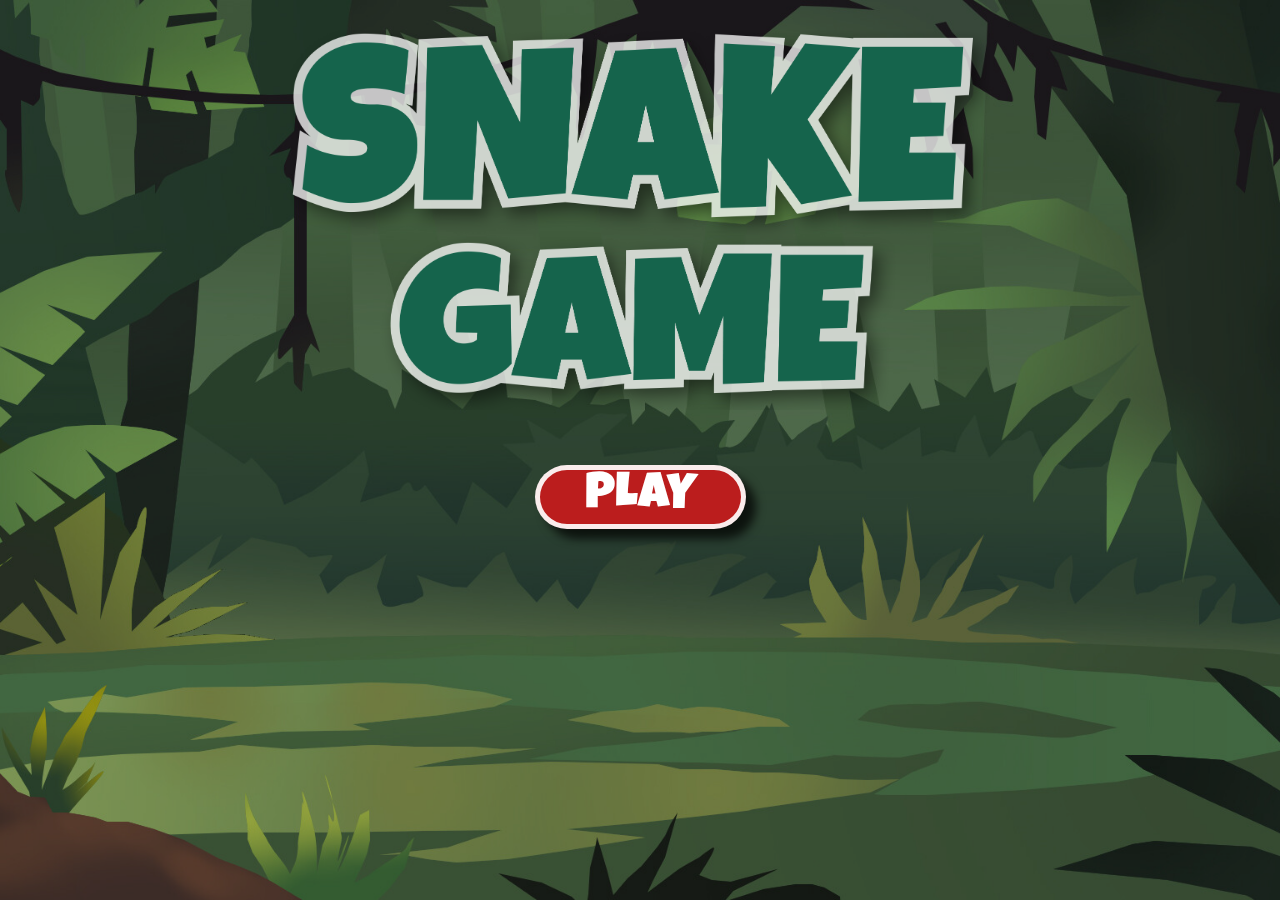
<file: index.html>
<!DOCTYPE html>
<html lang="pt-br">
<head>
    <meta charset="UTF-8">
    <meta name="viewport" content="width=device-width, initial-scale=1.0">
    <title>Projeto de Snake Game</title>
    <link rel="stylesheet" href="/css/style.css">
</head>
<body>
    <div class="wallpaper-snake">
        <div class="capa-snake">
            <div class="tema-snake"><img src="/icon/snake-game.png"></div>
            <a href="/templates/menu-1-snake.html" class="play-snake">Play</a>
        </div>
    </div>
</body>
</html>
</file>
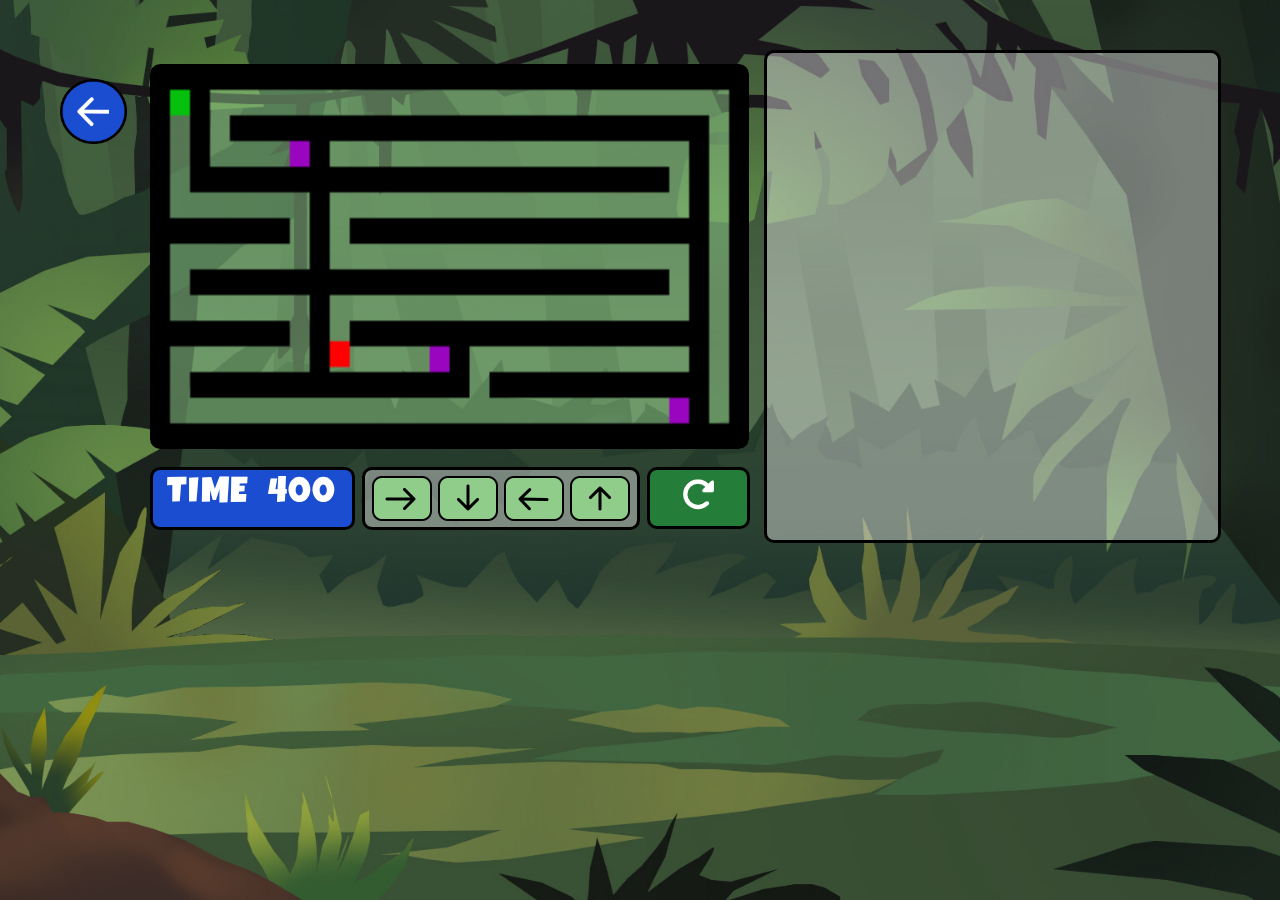
<file: templates/fase-1-snake.html>
<!DOCTYPE html>
<html lang="pt-br">
<head>
    <meta charset="UTF-8">
    <meta name="viewport" content="width=device-width, initial-scale=1.0">
    <title>Projeto de Snake Game</title>
    <link rel="stylesheet" href="/css/style.css">
    <link rel="stylesheet" href="https://cdnjs.cloudflare.com/ajax/libs/font-awesome/6.4.2/css/all.min.css"/>
</head>
<body>
    <div class="wallpaper-snake">
        <div class="fase-1-snake">
            <a href="#" onclick="greenModal()"></a>
            <a href="#" onclick="gameOverModal()"></a>
            <a href="menu-1-snake.html" class="back-snake"><img src="/icon/voltar.png"></a>
            
            <div class="grid-snake">
                <canvas class="verde-snake"></canvas>

                <div class="comando-1-snake">
                    <div class="timer" id="timer">Time<span id="countdown-display">400</span></div>
                    <div class="bloco-snake">
                        <div class="f-snake"><img src="/icon/fase-01.png" draggable="true" id="arrow-right" ondragstart="drag(event)"></div>
                        <div class="f-snake"><img src="/icon/fase-02.png" draggable="true" id="arrow-down" ondragstart="drag(event)"></div>
                        <div class="f-snake"><img src="/icon/fase-03.png" draggable="true" id="arrow-left" ondragstart="drag(event)"></div>
                        <div class="f-snake"><img src="/icon/fase-04.png" draggable="true" id="arrow-up" ondragstart="drag(event)"></div>
                    </div>
                    <button class="excluir-snake" id="excluir-snake" draggable="true"><i class="fa-solid fa-rotate-right"></i></i></button> 
                </div>

            </div>

            <div class="comando-2-snake">
                <div class="main-snake">
                    <div class="g-snake" ondrop="drop(event)" ondragover="allowDrop(event)"></div>
                    <div class="g-snake" ondrop="drop(event)" ondragover="allowDrop(event)"></div>
                    <div class="g-snake" ondrop="drop(event)" ondragover="allowDrop(event)"></div>
                    <div class="g-snake" ondrop="drop(event)" ondragover="allowDrop(event)"></div>
                    <div class="g-snake" ondrop="drop(event)" ondragover="allowDrop(event)"></div>
                    <div class="g-snake" ondrop="drop(event)" ondragover="allowDrop(event)"></div>
                    <div class="g-snake" ondrop="drop(event)" ondragover="allowDrop(event)"></div>
                    <div class="g-snake" ondrop="drop(event)" ondragover="allowDrop(event)"></div>
                    <div class="g-snake" ondrop="drop(event)" ondragover="allowDrop(event)"></div>
                    <div class="g-snake" ondrop="drop(event)" ondragover="allowDrop(event)"></div>
                    <div class="g-snake" ondrop="drop(event)" ondragover="allowDrop(event)"></div>
                    <div class="g-snake" ondrop="drop(event)" ondragover="allowDrop(event)"></div>
                    <div class="g-snake" ondrop="drop(event)" ondragover="allowDrop(event)"></div>
                    <div class="g-snake" ondrop="drop(event)" ondragover="allowDrop(event)"></div>
                    <div class="g-snake" ondrop="drop(event)" ondragover="allowDrop(event)"></div>
                    <div class="g-snake" ondrop="drop(event)" ondragover="allowDrop(event)"></div>
                    <div class="g-snake" ondrop="drop(event)" ondragover="allowDrop(event)"></div>
                    <div class="g-snake" ondrop="drop(event)" ondragover="allowDrop(event)"></div>
                    <div class="g-snake" ondrop="drop(event)" ondragover="allowDrop(event)"></div>
                    <div class="g-snake" ondrop="drop(event)" ondragover="allowDrop(event)"></div>
                    <div class="g-snake" ondrop="drop(event)" ondragover="allowDrop(event)"></div>
                    <div class="g-snake" ondrop="drop(event)" ondragover="allowDrop(event)"></div>
                    <div class="g-snake" ondrop="drop(event)" ondragover="allowDrop(event)"></div>
                    <div class="g-snake" ondrop="drop(event)" ondragover="allowDrop(event)"></div>
                    <div class="g-snake" ondrop="drop(event)" ondragover="allowDrop(event)"></div>
                    <div class="g-snake" ondrop="drop(event)" ondragover="allowDrop(event)"></div>
                    <div class="g-snake" ondrop="drop(event)" ondragover="allowDrop(event)"></div>
                    <div class="g-snake" ondrop="drop(event)" ondragover="allowDrop(event)"></div>
                    <div class="g-snake" ondrop="drop(event)" ondragover="allowDrop(event)"></div>
                    <div class="g-snake" ondrop="drop(event)" ondragover="allowDrop(event)"></div>
                    <div class="g-snake" ondrop="drop(event)" ondragover="allowDrop(event)"></div>
                    <div class="g-snake" ondrop="drop(event)" ondragover="allowDrop(event)"></div>
                    <div class="g-snake" ondrop="drop(event)" ondragover="allowDrop(event)"></div>
                    <div class="g-snake" ondrop="drop(event)" ondragover="allowDrop(event)"></div>
                    <div class="g-snake" ondrop="drop(event)" ondragover="allowDrop(event)"></div>
                    <div class="g-snake" ondrop="drop(event)" ondragover="allowDrop(event)"></div>
                    <div class="g-snake" ondrop="drop(event)" ondragover="allowDrop(event)"></div>
                    <div class="g-snake" ondrop="drop(event)" ondragover="allowDrop(event)"></div>
                    <div class="g-snake" ondrop="drop(event)" ondragover="allowDrop(event)"></div>
                    <div class="g-snake" ondrop="drop(event)" ondragover="allowDrop(event)"></div>
                    <div class="g-snake" ondrop="drop(event)" ondragover="allowDrop(event)"></div>
                    <div class="g-snake" ondrop="drop(event)" ondragover="allowDrop(event)"></div>
                    <div class="g-snake" ondrop="drop(event)" ondragover="allowDrop(event)"></div>
                    <div class="g-snake" ondrop="drop(event)" ondragover="allowDrop(event)"></div>
                    <div class="g-snake" ondrop="drop(event)" ondragover="allowDrop(event)"></div>
                    <div class="g-snake" ondrop="drop(event)" ondragover="allowDrop(event)"></div>
                    <div class="g-snake" ondrop="drop(event)" ondragover="allowDrop(event)"></div>
                    <div class="g-snake" ondrop="drop(event)" ondragover="allowDrop(event)"></div>
                    <div class="g-snake" ondrop="drop(event)" ondragover="allowDrop(event)"></div>
                    <div class="g-snake" ondrop="drop(event)" ondragover="allowDrop(event)"></div>
                    <div class="g-snake" ondrop="drop(event)" ondragover="allowDrop(event)"></div>
                    <div class="g-snake" ondrop="drop(event)" ondragover="allowDrop(event)"></div>
                    <div class="g-snake" ondrop="drop(event)" ondragover="allowDrop(event)"></div>
                    <div class="g-snake" ondrop="drop(event)" ondragover="allowDrop(event)"></div>
                    <div class="g-snake" ondrop="drop(event)" ondragover="allowDrop(event)"></div>
                    <div class="g-snake" ondrop="drop(event)" ondragover="allowDrop(event)"></div>
                    <div class="g-snake" ondrop="drop(event)" ondragover="allowDrop(event)"></div>
                    <div class="g-snake" ondrop="drop(event)" ondragover="allowDrop(event)"></div>
                    <div class="g-snake" ondrop="drop(event)" ondragover="allowDrop(event)"></div>
                    <div class="g-snake" ondrop="drop(event)" ondragover="allowDrop(event)"></div>
                    <div class="g-snake" ondrop="drop(event)" ondragover="allowDrop(event)"></div>
                    <div class="g-snake" ondrop="drop(event)" ondragover="allowDrop(event)"></div>
                    <div class="g-snake" ondrop="drop(event)" ondragover="allowDrop(event)"></div>
                </div>
            </div>

        </div>
       
        <!-- Sessão Janela de Verde -->
        <div class="janela-snake" id="janela-snake">
            <div class="modal-green-snake">
                <div class="p-snake"><img src="/icon/parabens.png"></div>
                <div class="s-snake"><img src="/icon/score-3.png"></div>
                <div class="opcao-snake">
                    <a href="fase-1-snake.html" class="fechar-green-snake">Jogar Novamente</a>
                    <a href="menu-2-snake.html" class="parabens-snake">Próxima</a>
                </div>
            </div>
        </div>

        <!-- Sessão Game Over -->
        <div class="over-snake" id="over-snake">
            <div class="modal-game-over">
                <div class="texto-over"><img src="/icon/game-over.png"></div>
                <div class="opcao-snake">
                    <a href="fase-1-snake.html" class="tentar-novamente-snake">Tentar Novamente</a>
                </div>
            </div>
        </div>

    </div>
    <script src="/js/fase-1-snake.js"></script>
</body>
</html>
</file>
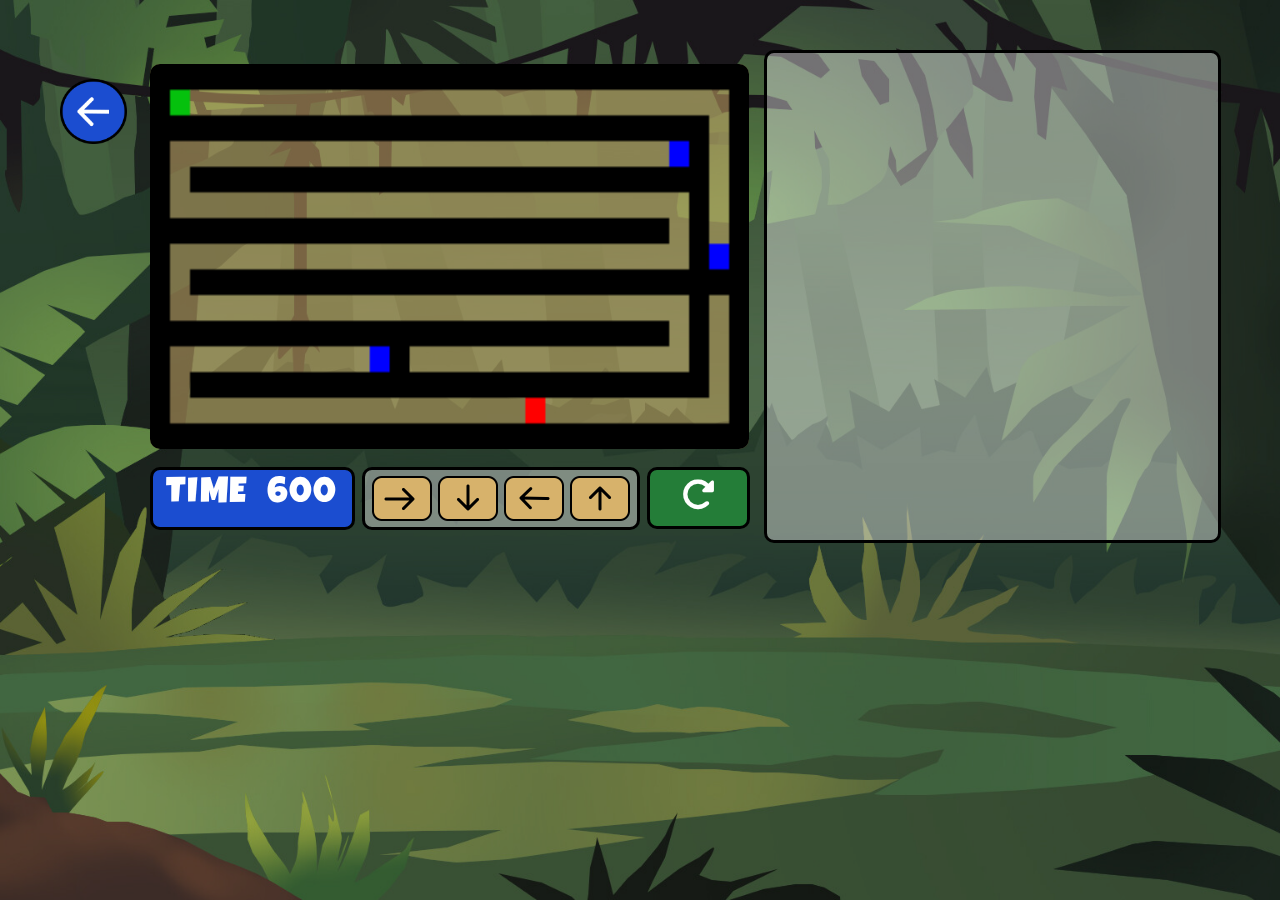
<file: templates/fase-2-snake.html>
<!DOCTYPE html>
<html lang="pt-br">
<head>
    <meta charset="UTF-8">
    <meta name="viewport" content="width=device-width, initial-scale=1.0">
    <title>Projeto de Snake Game</title>
    <link rel="stylesheet" href="/css/style.css">
    <link rel="stylesheet" href="https://cdnjs.cloudflare.com/ajax/libs/font-awesome/6.4.2/css/all.min.css"/>
</head>
<body>
    <div class="wallpaper-snake">
        <div class="fase-2-snake">
            <a href="#" onclick="laranjoModal()"></a>
            <a href="#" onclick="gameOverModal()"></a>
            <a href="menu-2-snake.html" class="back-snake"><img src="/icon/voltar.png"></a>
            
            <div class="grid-snake">
                <canvas class="laranjo-snake"></canvas>

                <div class="comando-1-snake">
                    <div class="timer" id="timer">Time<span id="countdown-display">600</span></div>
                    <div class="bloco-snake">
                        <div class="f-snake"><img src="/icon/fase-05.png" draggable="true" id="arrow-right" ondragstart="drag(event)"></div>
                        <div class="f-snake"><img src="/icon/fase-06.png" draggable="true" id="arrow-down" ondragstart="drag(event)"></div>
                        <div class="f-snake"><img src="/icon/fase-07.png" draggable="true" id="arrow-left" ondragstart="drag(event)"></div>
                        <div class="f-snake"><img src="/icon/fase-08.png" draggable="true" id="arrow-up" ondragstart="drag(event)"></div>
                    </div>
                    <button class="excluir-snake" id="excluir-snake" draggable="true"><i class="fa-solid fa-rotate-right"></i></button> 
                </div>

            </div>

            <div class="comando-2-snake">
                <div class="main-snake">
                    <div class="g-snake" ondrop="drop(event)" ondragover="allowDrop(event)"></div>
                    <div class="g-snake" ondrop="drop(event)" ondragover="allowDrop(event)"></div>
                    <div class="g-snake" ondrop="drop(event)" ondragover="allowDrop(event)"></div>
                    <div class="g-snake" ondrop="drop(event)" ondragover="allowDrop(event)"></div>
                    <div class="g-snake" ondrop="drop(event)" ondragover="allowDrop(event)"></div>
                    <div class="g-snake" ondrop="drop(event)" ondragover="allowDrop(event)"></div>
                    <div class="g-snake" ondrop="drop(event)" ondragover="allowDrop(event)"></div>
                    <div class="g-snake" ondrop="drop(event)" ondragover="allowDrop(event)"></div>
                    <div class="g-snake" ondrop="drop(event)" ondragover="allowDrop(event)"></div>
                    <div class="g-snake" ondrop="drop(event)" ondragover="allowDrop(event)"></div>
                    <div class="g-snake" ondrop="drop(event)" ondragover="allowDrop(event)"></div>
                    <div class="g-snake" ondrop="drop(event)" ondragover="allowDrop(event)"></div>
                    <div class="g-snake" ondrop="drop(event)" ondragover="allowDrop(event)"></div>
                    <div class="g-snake" ondrop="drop(event)" ondragover="allowDrop(event)"></div>
                    <div class="g-snake" ondrop="drop(event)" ondragover="allowDrop(event)"></div>
                    <div class="g-snake" ondrop="drop(event)" ondragover="allowDrop(event)"></div>
                    <div class="g-snake" ondrop="drop(event)" ondragover="allowDrop(event)"></div>
                    <div class="g-snake" ondrop="drop(event)" ondragover="allowDrop(event)"></div>
                    <div class="g-snake" ondrop="drop(event)" ondragover="allowDrop(event)"></div>
                    <div class="g-snake" ondrop="drop(event)" ondragover="allowDrop(event)"></div>
                    <div class="g-snake" ondrop="drop(event)" ondragover="allowDrop(event)"></div>
                    <div class="g-snake" ondrop="drop(event)" ondragover="allowDrop(event)"></div>
                    <div class="g-snake" ondrop="drop(event)" ondragover="allowDrop(event)"></div>
                    <div class="g-snake" ondrop="drop(event)" ondragover="allowDrop(event)"></div>
                    <div class="g-snake" ondrop="drop(event)" ondragover="allowDrop(event)"></div>
                    <div class="g-snake" ondrop="drop(event)" ondragover="allowDrop(event)"></div>
                    <div class="g-snake" ondrop="drop(event)" ondragover="allowDrop(event)"></div>
                    <div class="g-snake" ondrop="drop(event)" ondragover="allowDrop(event)"></div>
                    <div class="g-snake" ondrop="drop(event)" ondragover="allowDrop(event)"></div>
                    <div class="g-snake" ondrop="drop(event)" ondragover="allowDrop(event)"></div>
                    <div class="g-snake" ondrop="drop(event)" ondragover="allowDrop(event)"></div>
                    <div class="g-snake" ondrop="drop(event)" ondragover="allowDrop(event)"></div>
                    <div class="g-snake" ondrop="drop(event)" ondragover="allowDrop(event)"></div>
                    <div class="g-snake" ondrop="drop(event)" ondragover="allowDrop(event)"></div>
                    <div class="g-snake" ondrop="drop(event)" ondragover="allowDrop(event)"></div>
                    <div class="g-snake" ondrop="drop(event)" ondragover="allowDrop(event)"></div>
                    <div class="g-snake" ondrop="drop(event)" ondragover="allowDrop(event)"></div>
                    <div class="g-snake" ondrop="drop(event)" ondragover="allowDrop(event)"></div>
                    <div class="g-snake" ondrop="drop(event)" ondragover="allowDrop(event)"></div>
                    <div class="g-snake" ondrop="drop(event)" ondragover="allowDrop(event)"></div>
                    <div class="g-snake" ondrop="drop(event)" ondragover="allowDrop(event)"></div>
                    <div class="g-snake" ondrop="drop(event)" ondragover="allowDrop(event)"></div>
                    <div class="g-snake" ondrop="drop(event)" ondragover="allowDrop(event)"></div>
                    <div class="g-snake" ondrop="drop(event)" ondragover="allowDrop(event)"></div>
                    <div class="g-snake" ondrop="drop(event)" ondragover="allowDrop(event)"></div>
                    <div class="g-snake" ondrop="drop(event)" ondragover="allowDrop(event)"></div>
                    <div class="g-snake" ondrop="drop(event)" ondragover="allowDrop(event)"></div>
                    <div class="g-snake" ondrop="drop(event)" ondragover="allowDrop(event)"></div>
                    <div class="g-snake" ondrop="drop(event)" ondragover="allowDrop(event)"></div>
                    <div class="g-snake" ondrop="drop(event)" ondragover="allowDrop(event)"></div>
                    <div class="g-snake" ondrop="drop(event)" ondragover="allowDrop(event)"></div>
                    <div class="g-snake" ondrop="drop(event)" ondragover="allowDrop(event)"></div>
                    <div class="g-snake" ondrop="drop(event)" ondragover="allowDrop(event)"></div>
                    <div class="g-snake" ondrop="drop(event)" ondragover="allowDrop(event)"></div>
                    <div class="g-snake" ondrop="drop(event)" ondragover="allowDrop(event)"></div>
                    <div class="g-snake" ondrop="drop(event)" ondragover="allowDrop(event)"></div>
                    <div class="g-snake" ondrop="drop(event)" ondragover="allowDrop(event)"></div>
                    <div class="g-snake" ondrop="drop(event)" ondragover="allowDrop(event)"></div>
                    <div class="g-snake" ondrop="drop(event)" ondragover="allowDrop(event)"></div>
                    <div class="g-snake" ondrop="drop(event)" ondragover="allowDrop(event)"></div>
                    <div class="g-snake" ondrop="drop(event)" ondragover="allowDrop(event)"></div>
                    <div class="g-snake" ondrop="drop(event)" ondragover="allowDrop(event)"></div>
                    <div class="g-snake" ondrop="drop(event)" ondragover="allowDrop(event)"></div>
                </div>
            </div> 
            
        </div>

        <!-- Sessão Janela de Laranjo -->
        <div class="janela-snake" id="janela-snake">
            <div class="modal-green-snake">
                <div class="p-snake"><img src="/icon/parabens.png"></div>
                <div class="s-snake"><img src="/icon/score-5.png"></div>
                <div class="opcao-snake">
                    <a href="fase-2-snake.html" class="fechar-green-snake">Jogar Novamente</a>
                    <a href="menu-3-snake.html" class="parabens-snake">Próxima</a>
                </div>
            </div>
        </div>

        <!-- Sessão Game Over -->
        <div class="over-snake" id="over-snake">
            <div class="modal-game-over">
                <div class="texto-over"><img src="/icon/game-over.png"></div>
                <div class="opcao-snake">
                    <a href="fase-2-snake.html" class="tentar-novamente-snake">Tentar Novamente</a>
                </div>
            </div>
        </div>

    </div>
    <script src="/js/fase-2-snake.js"></script>
</body>
</html>
</file>
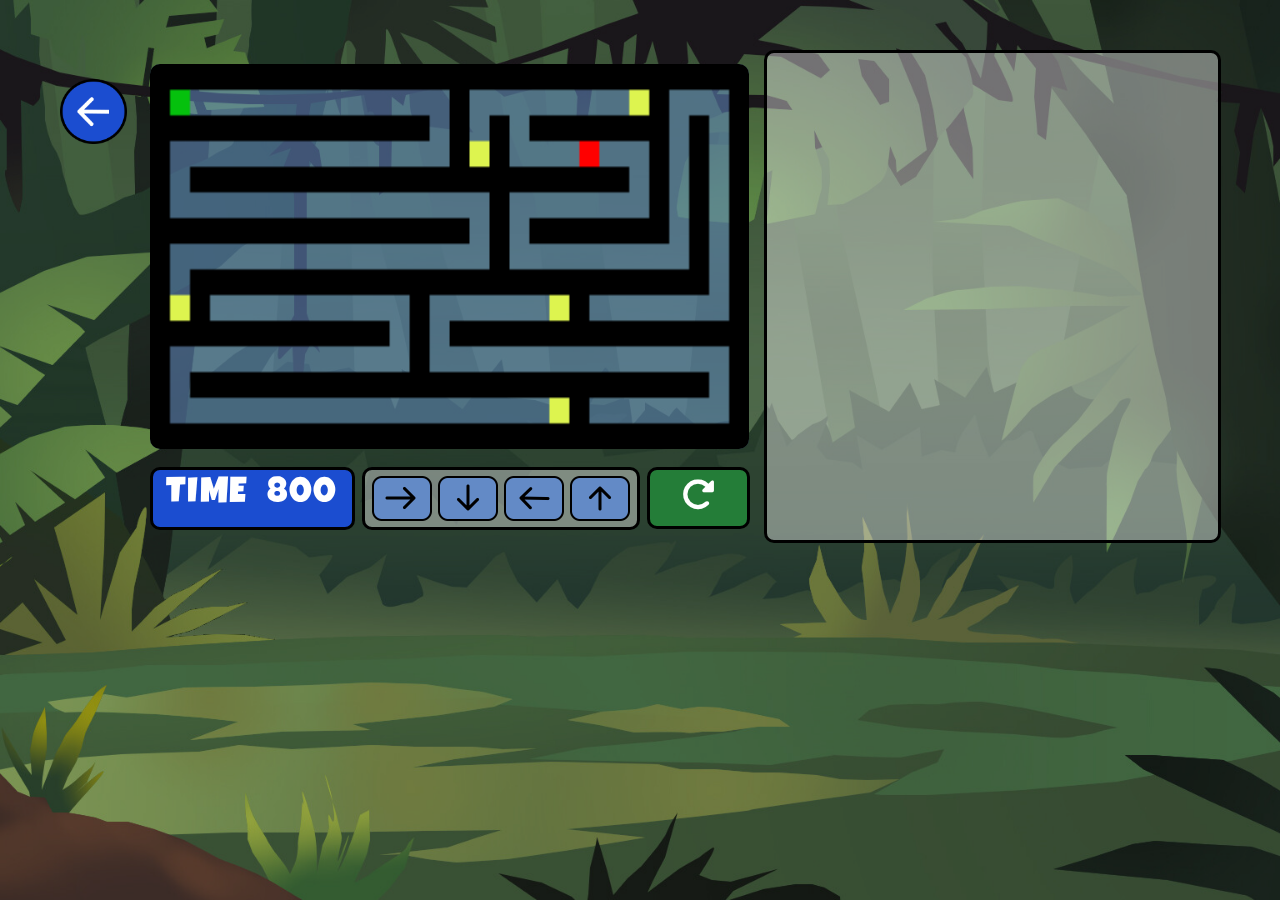
<file: templates/fase-3-snake.html>
<!DOCTYPE html>
<html lang="pt-br">
<head>
    <meta charset="UTF-8">
    <meta name="viewport" content="width=device-width, initial-scale=1.0">
    <title>Projeto de Snake Game</title>
    <link rel="stylesheet" href="/css/style.css">
    <link rel="stylesheet" href="https://cdnjs.cloudflare.com/ajax/libs/font-awesome/6.4.2/css/all.min.css"/>
</head>
<body>
    <div class="wallpaper-snake">
        <div class="fase-3-snake">
            <a href="#" onclick="blueModal()"></a>
            <a href="#" onclick="gameOverModal()"></a>
            <a href="menu-3-snake.html" class="back-snake"><img src="/icon/voltar.png"></a>
            
            <div class="grid-snake">
                <canvas class="azul-snake"></canvas>

                <div class="comando-1-snake">
                    <div class="timer" id="timer">Time<span id="countdown-display">800</span></div>
                    <div class="bloco-snake">
                        <div class="f-snake"><img src="/icon/fase-09.png" draggable="true" id="arrow-right" ondragstart="drag(event)"></div>
                        <div class="f-snake"><img src="/icon/fase-10.png" draggable="true" id="arrow-down" ondragstart="drag(event)"></div>
                        <div class="f-snake"><img src="/icon/fase-11.png" draggable="true" id="arrow-left" ondragstart="drag(event)"></div>
                        <div class="f-snake"><img src="/icon/fase-12.png" draggable="true" id="arrow-up" ondragstart="drag(event)"></div>
                    </div>
                    <button class="excluir-snake" id="excluir-snake" draggable="true"><i class="fa-solid fa-rotate-right"></i></button> 
                </div>

            </div>

            <div class="comando-2-snake">
                <div class="main-snake">
                    <div class="g-snake" ondrop="drop(event)" ondragover="allowDrop(event)"></div>
                    <div class="g-snake" ondrop="drop(event)" ondragover="allowDrop(event)"></div>
                    <div class="g-snake" ondrop="drop(event)" ondragover="allowDrop(event)"></div>
                    <div class="g-snake" ondrop="drop(event)" ondragover="allowDrop(event)"></div>
                    <div class="g-snake" ondrop="drop(event)" ondragover="allowDrop(event)"></div>
                    <div class="g-snake" ondrop="drop(event)" ondragover="allowDrop(event)"></div>
                    <div class="g-snake" ondrop="drop(event)" ondragover="allowDrop(event)"></div>
                    <div class="g-snake" ondrop="drop(event)" ondragover="allowDrop(event)"></div>
                    <div class="g-snake" ondrop="drop(event)" ondragover="allowDrop(event)"></div>
                    <div class="g-snake" ondrop="drop(event)" ondragover="allowDrop(event)"></div>
                    <div class="g-snake" ondrop="drop(event)" ondragover="allowDrop(event)"></div>
                    <div class="g-snake" ondrop="drop(event)" ondragover="allowDrop(event)"></div>
                    <div class="g-snake" ondrop="drop(event)" ondragover="allowDrop(event)"></div>
                    <div class="g-snake" ondrop="drop(event)" ondragover="allowDrop(event)"></div>
                    <div class="g-snake" ondrop="drop(event)" ondragover="allowDrop(event)"></div>
                    <div class="g-snake" ondrop="drop(event)" ondragover="allowDrop(event)"></div>
                    <div class="g-snake" ondrop="drop(event)" ondragover="allowDrop(event)"></div>
                    <div class="g-snake" ondrop="drop(event)" ondragover="allowDrop(event)"></div>
                    <div class="g-snake" ondrop="drop(event)" ondragover="allowDrop(event)"></div>
                    <div class="g-snake" ondrop="drop(event)" ondragover="allowDrop(event)"></div>
                    <div class="g-snake" ondrop="drop(event)" ondragover="allowDrop(event)"></div>
                    <div class="g-snake" ondrop="drop(event)" ondragover="allowDrop(event)"></div>
                    <div class="g-snake" ondrop="drop(event)" ondragover="allowDrop(event)"></div>
                    <div class="g-snake" ondrop="drop(event)" ondragover="allowDrop(event)"></div>
                    <div class="g-snake" ondrop="drop(event)" ondragover="allowDrop(event)"></div>
                    <div class="g-snake" ondrop="drop(event)" ondragover="allowDrop(event)"></div>
                    <div class="g-snake" ondrop="drop(event)" ondragover="allowDrop(event)"></div>
                    <div class="g-snake" ondrop="drop(event)" ondragover="allowDrop(event)"></div>
                    <div class="g-snake" ondrop="drop(event)" ondragover="allowDrop(event)"></div>
                    <div class="g-snake" ondrop="drop(event)" ondragover="allowDrop(event)"></div>
                    <div class="g-snake" ondrop="drop(event)" ondragover="allowDrop(event)"></div>
                    <div class="g-snake" ondrop="drop(event)" ondragover="allowDrop(event)"></div>
                    <div class="g-snake" ondrop="drop(event)" ondragover="allowDrop(event)"></div>
                    <div class="g-snake" ondrop="drop(event)" ondragover="allowDrop(event)"></div>
                    <div class="g-snake" ondrop="drop(event)" ondragover="allowDrop(event)"></div>
                    <div class="g-snake" ondrop="drop(event)" ondragover="allowDrop(event)"></div>
                    <div class="g-snake" ondrop="drop(event)" ondragover="allowDrop(event)"></div>
                    <div class="g-snake" ondrop="drop(event)" ondragover="allowDrop(event)"></div>
                    <div class="g-snake" ondrop="drop(event)" ondragover="allowDrop(event)"></div>
                    <div class="g-snake" ondrop="drop(event)" ondragover="allowDrop(event)"></div>
                    <div class="g-snake" ondrop="drop(event)" ondragover="allowDrop(event)"></div>
                    <div class="g-snake" ondrop="drop(event)" ondragover="allowDrop(event)"></div>
                    <div class="g-snake" ondrop="drop(event)" ondragover="allowDrop(event)"></div>
                    <div class="g-snake" ondrop="drop(event)" ondragover="allowDrop(event)"></div>
                    <div class="g-snake" ondrop="drop(event)" ondragover="allowDrop(event)"></div>
                    <div class="g-snake" ondrop="drop(event)" ondragover="allowDrop(event)"></div>
                    <div class="g-snake" ondrop="drop(event)" ondragover="allowDrop(event)"></div>
                    <div class="g-snake" ondrop="drop(event)" ondragover="allowDrop(event)"></div>
                    <div class="g-snake" ondrop="drop(event)" ondragover="allowDrop(event)"></div>
                    <div class="g-snake" ondrop="drop(event)" ondragover="allowDrop(event)"></div>
                    <div class="g-snake" ondrop="drop(event)" ondragover="allowDrop(event)"></div>
                    <div class="g-snake" ondrop="drop(event)" ondragover="allowDrop(event)"></div>
                    <div class="g-snake" ondrop="drop(event)" ondragover="allowDrop(event)"></div>
                    <div class="g-snake" ondrop="drop(event)" ondragover="allowDrop(event)"></div>
                    <div class="g-snake" ondrop="drop(event)" ondragover="allowDrop(event)"></div>
                    <div class="g-snake" ondrop="drop(event)" ondragover="allowDrop(event)"></div>
                    <div class="g-snake" ondrop="drop(event)" ondragover="allowDrop(event)"></div>
                    <div class="g-snake" ondrop="drop(event)" ondragover="allowDrop(event)"></div>
                    <div class="g-snake" ondrop="drop(event)" ondragover="allowDrop(event)"></div>
                    <div class="g-snake" ondrop="drop(event)" ondragover="allowDrop(event)"></div>
                    <div class="g-snake" ondrop="drop(event)" ondragover="allowDrop(event)"></div>
                    <div class="g-snake" ondrop="drop(event)" ondragover="allowDrop(event)"></div>
                    <div class="g-snake" ondrop="drop(event)" ondragover="allowDrop(event)"></div>
                </div>
            </div>
            
        </div>

        <!-- Sessão Janela de Azul -->
        <div class="janela-snake" id="janela-snake">
            <div class="modal-green-snake">
                <div class="p-snake"><img src="/icon/parabens.png"></div>
                <div class="s-snake"><img src="/icon/score-7.png"></div>
                <div class="opcao-snake">
                    <a href="fase-3-snake.html" class="fechar-green-snake">Jogar Novamente</a>
                    <a href="menu-3-snake.html" class="parabens-snake">Fim</a>
                </div>
            </div>
        </div>

        <!-- Sessão Game Over -->
        <div class="over-snake" id="over-snake">
            <div class="modal-game-over">
                <div class="texto-over"><img src="/icon/game-over.png"></div>
                <div class="opcao-snake">
                    <a href="fase-3-snake.html" class="tentar-novamente-snake">Tentar Novamente</a>
                </div>
            </div>
        </div>

    </div>
    <script src="/js/fase-3-snake.js"></script>
</body>
</html>
</file>
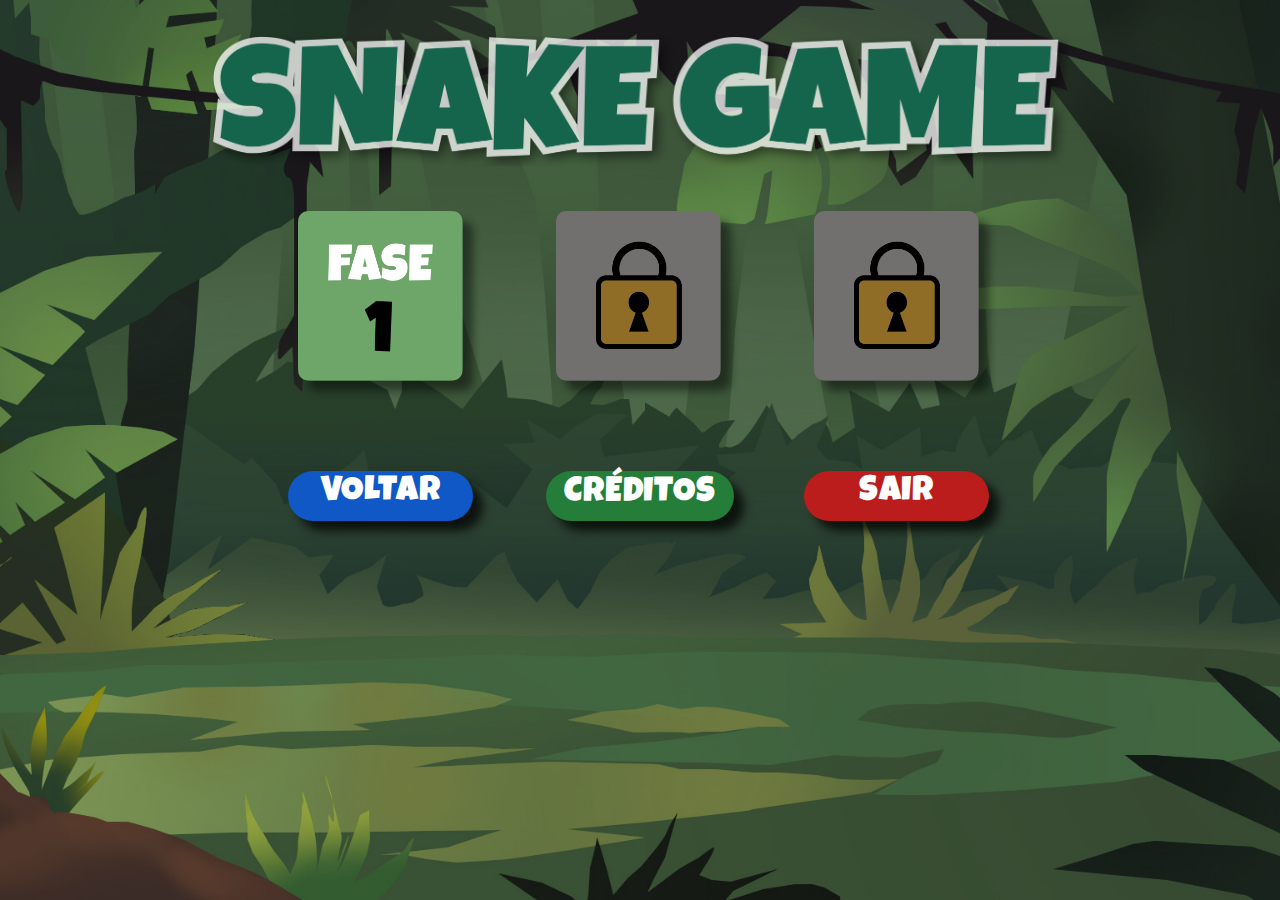
<file: templates/menu-1-snake.html>
<!DOCTYPE html>
<html lang="pt-br">
<head>
    <meta charset="UTF-8">
    <meta name="viewport" content="width=device-width, initial-scale=1.0">
    <title>Projeto de Snake Game</title>
    <link rel="stylesheet" href="/css/style.css">
</head>
<body>
    <div class="wallpaper-snake">
        <div class="menu-fase-1-snake">
            <div class="menus-snake"><img src="/icon/menu-snake-game.png"></div>
            <div class="fases-snake">
                <a href="fase-1-snake.html" class="fase-snake"><img src="/icon/fase-1.png"></a>
                <a href="#" class="fase-snake"><img src="/icon/bloqueio.png"></a>
                <a href="#" class="fase-snake"><img src="/icon/bloqueio.png"></a>
                <a href="/index.html" class="voltar-snake">Voltar</a>
                <a href="#" class="creditos-snake" onclick="abrirModal()">Créditos</a>
                <a href="#" class="sair-snake" onclick="sairModal()">Sair</a>
            </div>
        </div>

        <!-- Sessão Janela de Créditos -->
        <div class="janela-snake" id="janela-snake">
            <div class="modal-snake">
                <button class="fechar-snake" id="fechar-snake">X</button>
                <h1 class="titulo-snake">Créditos</h1>
                <p class="texto-snake">UNIVERSIDADE FEDERAL RURAL DE PERNAMBUCO</p>
                <p class="texto-snake">UNIDADE ACADÊMICA DE SERRA TALHADA</p>
                <p class="texto-snake">BACHARELADO EM SISTEMAS DE INFORMAÇÃO</p>
                <p class="texto-snake">DISCIPLINA: INTERFACES HOMEM-MÁQUINA</p>
                <br>
                <br>
                <br>
                <br>
                <br>
                <p class="autor-snake">AUTOR: JOÃO PAULO SANTIAGO CAVALCANTE</p>
                <p class="docente-snake">DOCENTE: RICHARLYSON ALVES D’EMERY</p>
            </div>
        </div>

        <!-- Sessão Janela de Sair do Sistema -->
        <div class="system-snake" id="system-snake">
            <div class="modal-exit-snake">
                <p class="fonte-snake">Tem certeza de que deseja sair do sistema?</p>
                <div class="opcao-snake">
                    <a href="#" class="nao-snake" id="nao-snake">Não</a>
                    <a href="saindo-snake.html" class="sim-snake" id="sim-snake">Sim</a>
                </div>
            </div>
        </div>

    </div>
    <script src="/js/janela-snake.js"></script>
</body>
</html>
</file>
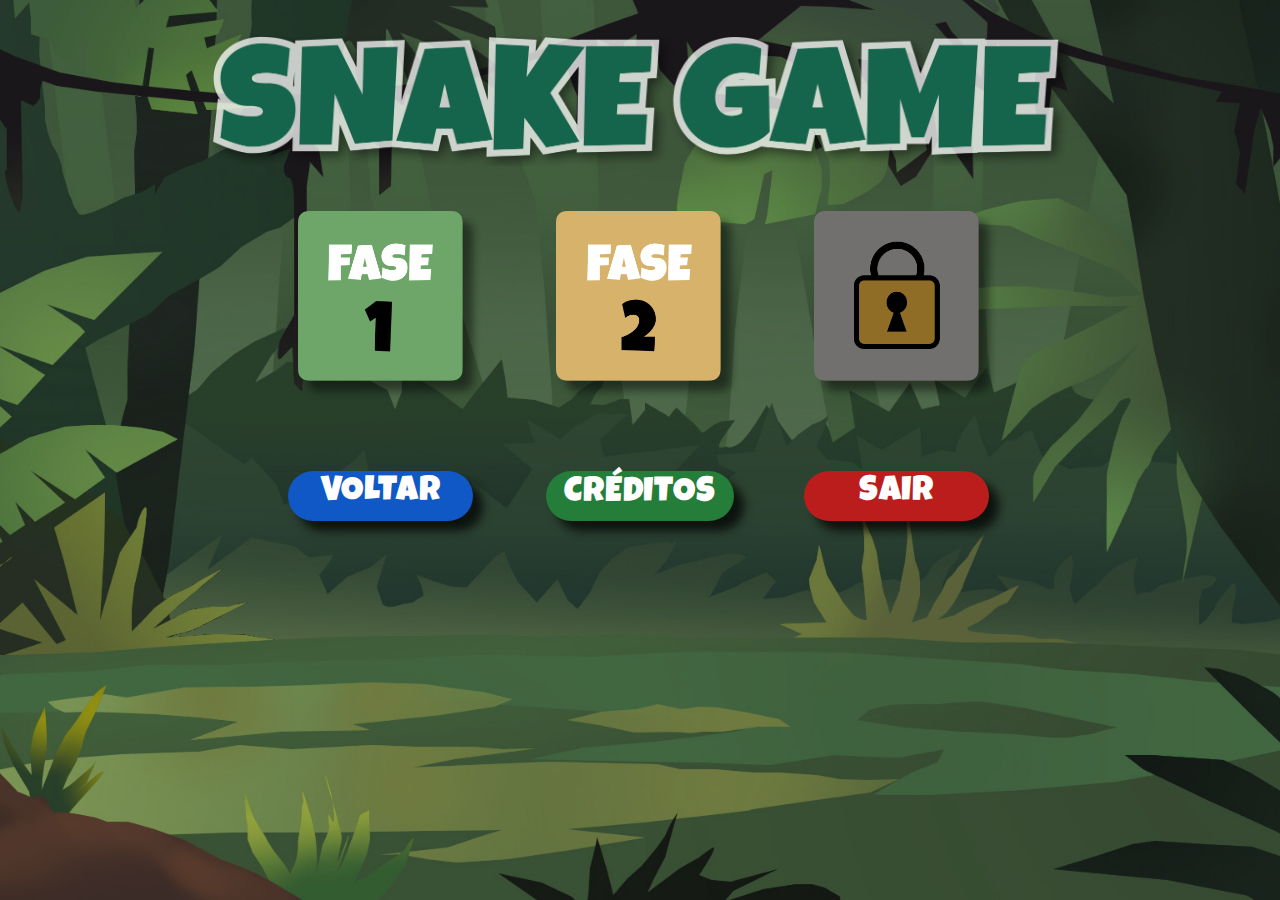
<file: templates/menu-2-snake.html>
<!DOCTYPE html>
<html lang="pt-br">
<head>
    <meta charset="UTF-8">
    <meta name="viewport" content="width=device-width, initial-scale=1.0">
    <title>Projeto de Snake Game</title>
    <link rel="stylesheet" href="/css/style.css">
</head>
<body>
    <div class="wallpaper-snake">
        <div class="menu-fase-2-snake">
            <div class="menus-snake"><img src="/icon/menu-snake-game.png"></div>
            <div class="fases-snake">
                <a href="fase-1-snake.html" class="fase-snake"><img src="/icon/fase-1.png"></a>
                <a href="fase-2-snake.html" class="fase-snake"><img src="/icon/fase-2.png"></a>
                <a href="#" class="fase-snake"><img src="/icon/bloqueio.png"></a>
                <a href="segundo-snake.html" class="voltar-snake">Voltar</a>
                <a href="#" class="creditos-snake" onclick="abrirModal()">Créditos</a>
                <a href="#" class="sair-snake" onclick="sairModal()">Sair</a>
            </div>
        </div>
        
        <!-- Sessão Janela de Créditos -->
        <div class="janela-snake" id="janela-snake">
            <div class="modal-snake">
                <button class="fechar-snake" id="fechar-snake">X</button>
                <h1 class="titulo-snake">Créditos</h1>
                <p class="texto-snake">UNIVERSIDADE FEDERAL RURAL DE PERNAMBUCO</p>
                <p class="texto-snake">UNIDADE ACADÊMICA DE SERRA TALHADA</p>
                <p class="texto-snake">BACHARELADO EM SISTEMAS DE INFORMAÇÃO</p>
                <p class="texto-snake">DISCIPLINA: INTERFACES HOMEM-MÁQUINA</p>
                <br>
                <br>
                <br>
                <br>
                <br>
                <p class="autor-snake">AUTOR: JOÃO PAULO SANTIAGO CAVALCANTE</p>
                <p class="docente-snake">DOCENTE: RICHARLYSON ALVES D’EMERY</p>
            </div>
        </div>

        <!-- Sessão Janela de Sair do Sistema -->
        <div class="system-snake" id="system-snake">
            <div class="modal-exit-snake">
                <p class="fonte-snake">Tem certeza de que deseja sair do sistema?</p>
                <div class="opcao-snake">
                    <a href="#" class="nao-snake" id="nao-snake">Não</a>
                    <a href="saindo-snake.html" class="sim-snake" id="sim-snake">Sim</a>
                </div>
            </div>
        </div>

    </div>
    <script src="/js/janela-snake.js"></script>
</body>
</html>
</file>
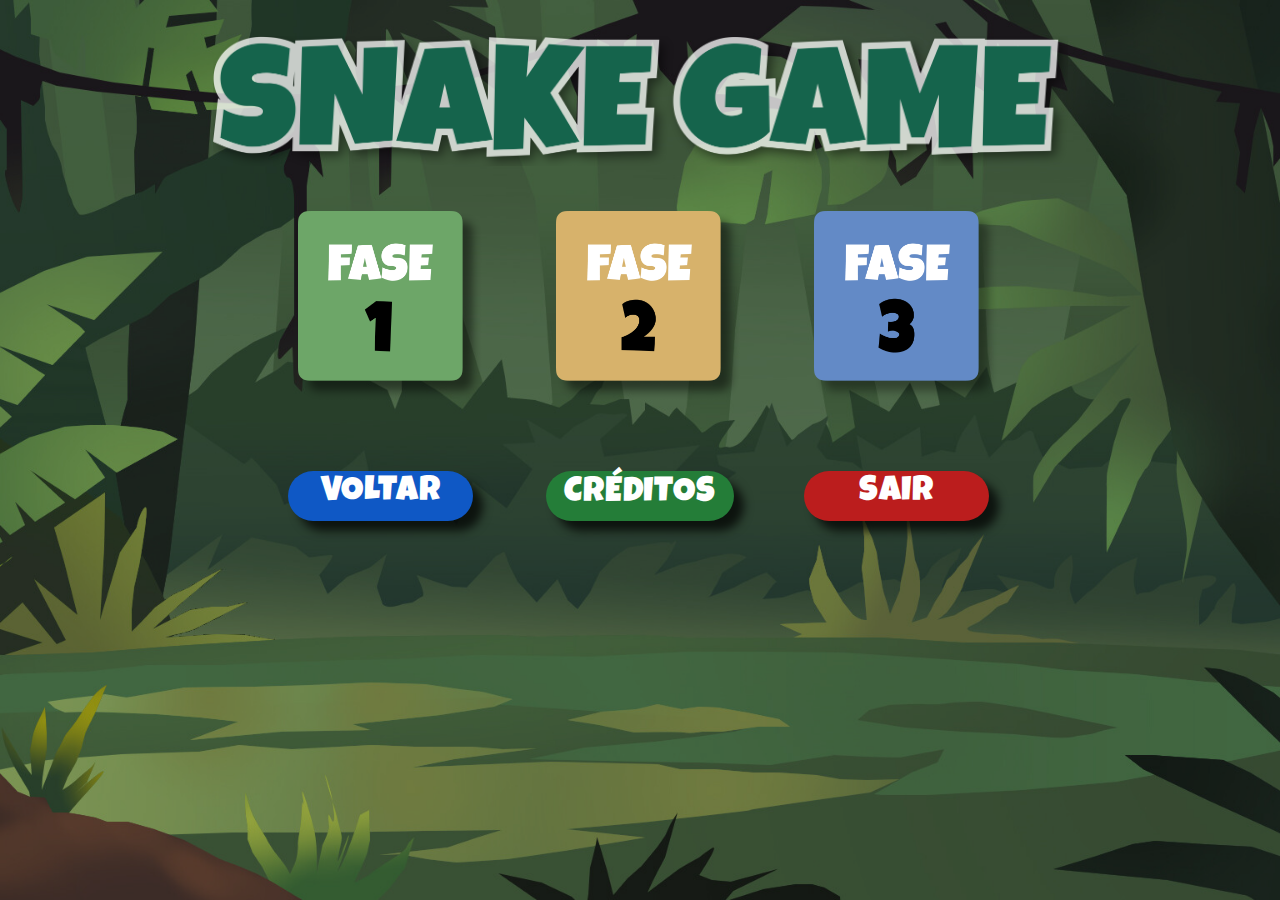
<file: templates/menu-3-snake.html>
<!DOCTYPE html>
<html lang="pt-br">
<head>
    <meta charset="UTF-8">
    <meta name="viewport" content="width=device-width, initial-scale=1.0">
    <title>Projeto de Snake Game</title>
    <link rel="stylesheet" href="/css/style.css">
</head>
<body>
    <div class="wallpaper-snake">
        <div class="menu-fase-3-snake">
            <div class="menus-snake"><img src="/icon/menu-snake-game.png"></div>
            <div class="fases-snake">
                <a href="fase-1-snake.html" class="fase-snake"><img src="/icon/fase-1.png"></a>
                <a href="fase-2-snake.html" class="fase-snake"><img src="/icon/fase-2.png"></a>
                <a href="fase-3-snake.html" class="fase-snake"><img src="/icon/fase-3.png"></a>
                <a href="terceiro-snake.html" class="voltar-snake">Voltar</a>
                <a href="#" class="creditos-snake" onclick="abrirModal()">Créditos</a>
                <a href="#" class="sair-snake" onclick="sairModal()">Sair</a>
            </div>
        </div>
        
        <!-- Sessão Janela de Créditos -->
        <div class="janela-snake" id="janela-snake">
            <div class="modal-snake">
                <button class="fechar-snake" id="fechar-snake">X</button>
                <h1 class="titulo-snake">Créditos</h1>
                <p class="texto-snake">UNIVERSIDADE FEDERAL RURAL DE PERNAMBUCO</p>
                <p class="texto-snake">UNIDADE ACADÊMICA DE SERRA TALHADA</p>
                <p class="texto-snake">BACHARELADO EM SISTEMAS DE INFORMAÇÃO</p>
                <p class="texto-snake">DISCIPLINA: INTERFACES HOMEM-MÁQUINA</p>
                <br>
                <br>
                <br>
                <br>
                <br>
                <p class="autor-snake">AUTOR: JOÃO PAULO SANTIAGO CAVALCANTE</p>
                <p class="docente-snake">DOCENTE: RICHARLYSON ALVES D’EMERY</p>
            </div>
        </div>

        <!-- Sessão Janela de Sair do Sistema -->
        <div class="system-snake" id="system-snake">
            <div class="modal-exit-snake">
                <p class="fonte-snake">Tem certeza de que deseja sair do sistema?</p>
                <div class="opcao-snake">
                    <a href="#" class="nao-snake" id="nao-snake">Não</a>
                    <a href="saindo-snake.html" class="sim-snake" id="sim-snake">Sim</a>
                </div>
            </div>
        </div>

    </div>
    <script src="/js/janela-snake.js"></script>
</body>
</html>
</file>
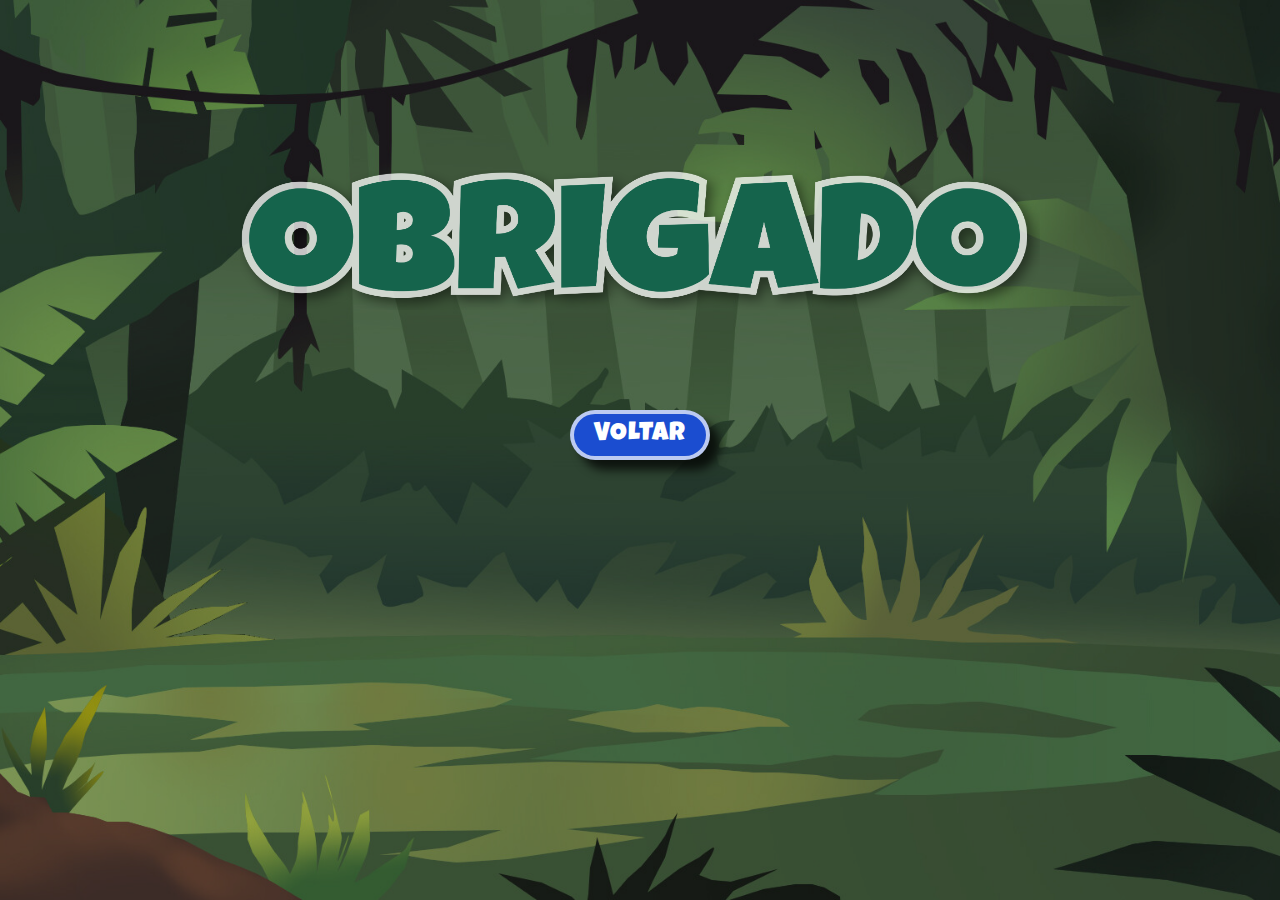
<file: templates/saindo-snake.html>
<!DOCTYPE html>
<html lang="pt-br">
<head>
    <meta charset="UTF-8">
    <meta name="viewport" content="width=device-width, initial-scale=1.0">
    <title>Projeto de Snake Game</title>
    <link rel="stylesheet" href="/css/style.css">
</head>
<body>
    <div class="wallpaper-snake">
        <div class="voltar-quero-snake">
            <div class="thank-snake"><img src="/icon/obrigado-game.png"></div>
            <a href="/index.html" class="quero-game">Voltar</a>
        </div>
    </div>
</body>
</html>
</file>
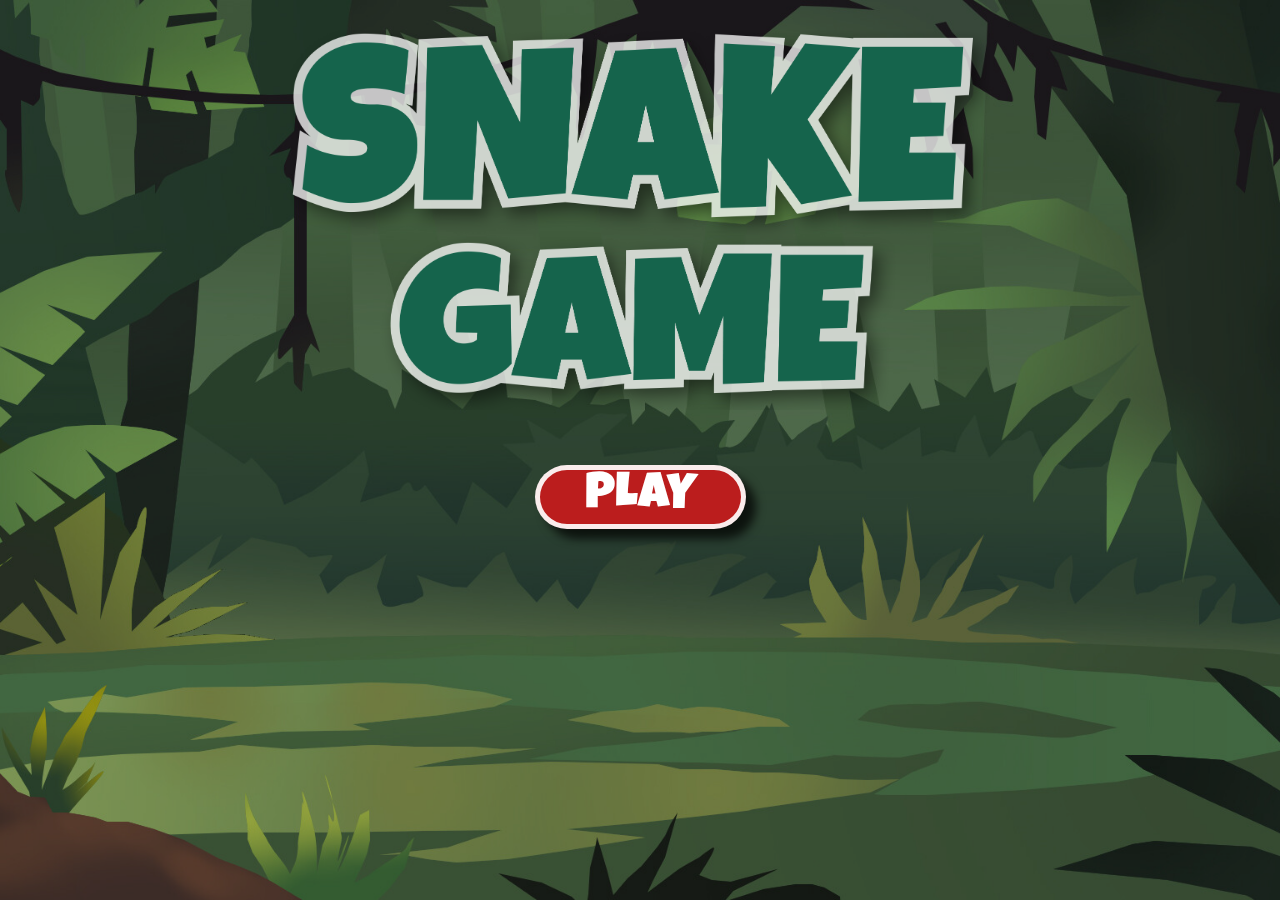
<file: templates/segundo-snake.html>
<!DOCTYPE html>
<html lang="pt-br">
<head>
    <meta charset="UTF-8">
    <meta name="viewport" content="width=device-width, initial-scale=1.0">
    <title>Projeto de Snake Game</title>
    <link rel="stylesheet" href="/css/style.css">
</head>
<body>
    <div class="wallpaper-snake">
        <div class="capa-snake">
            <div class="tema-snake"><img src="/icon/snake-game.png"></div>
            <a href="menu-2-snake.html" class="play-snake">Play</a>
        </div>
    </div>
</body>
</html>
</file>
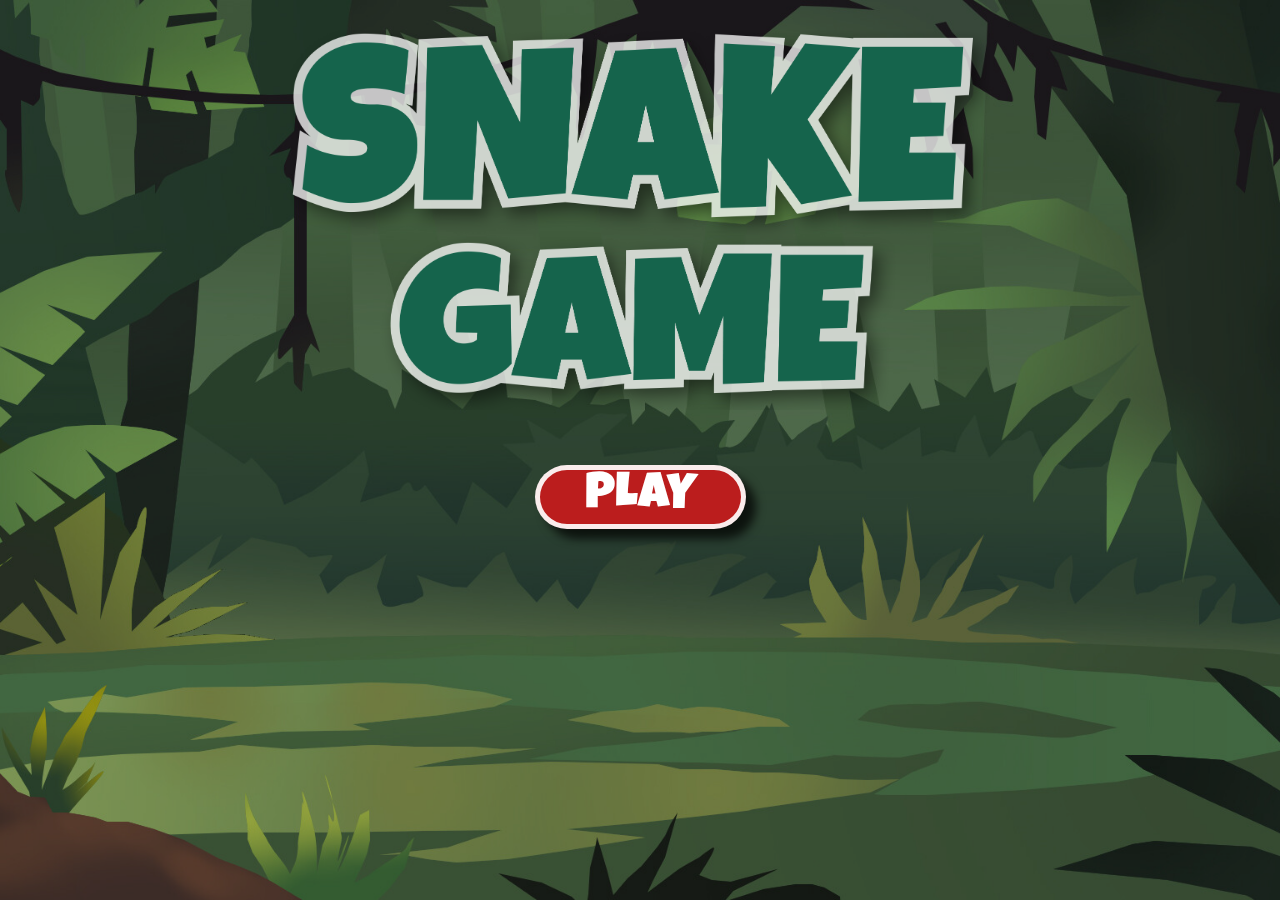
<file: templates/terceiro-snake.html>
<!DOCTYPE html>
<html lang="pt-br">
<head>
    <meta charset="UTF-8">
    <meta name="viewport" content="width=device-width, initial-scale=1.0">
    <title>Projeto de Snake Game</title>
    <link rel="stylesheet" href="/css/style.css">
</head>
<body>
    <div class="wallpaper-snake">
        <div class="capa-snake">
            <div class="tema-snake"><img src="/icon/snake-game.png"></div>
            <a href="menu-3-snake.html" class="play-snake">Play</a>
        </div>
    </div>
</body>
</html>
</file>
<file: css/style.css>
@import url('https://fonts.googleapis.com/css2?family=Luckiest+Guy&display=swap');
* {
    margin: 0;
    padding: 0;
    box-sizing: border-box;
}

/* Sessão Todos Wallpaper com Snake Game */
.wallpaper-snake {
    width: 100%;
    height: 100vh;
    background: url(/img/wallpaper-snake.png);
    background-size: cover;
    background-position: center;
}

/* Sessão Tema de Snake Game */
.capa-snake {
    display: flex;
    flex-direction: column;
    align-items: center;
    justify-content: center;
}
.tema-snake img {
    display: flex;
    width: 700px;
    height: 380px;
    margin-top: 30px;
}
.play-snake {
    font-family: 'Luckiest Guy', cursive;
    text-decoration: none;
    background-color: #BB1D1D;
    color: #ffffff;
    font-size: 50px;
    opacity: 1;
    padding: 2px 45px;
    border-radius: 60px;
    text-align: center;
    box-shadow: 10px 10px 10px #000000b6;
    text-transform: uppercase;
    cursor: pointer;
    margin-top: 55px;
    border: 5px solid #ffffffea;
    outline: none;
}
.play-snake:hover {
    opacity: 0.9;
}

/* Sessão 1 Menu de Snake Game */
.menu-fase-1-snake {
    display: flex;
    justify-content: center;
    align-items: center;
    flex-direction: column;
}

/* Sessão 2 Menu de Snake Game */
.menu-fase-2-snake {
    display: flex;
    justify-content: center;
    align-items: center;
    flex-direction: column;
}

/* Sessão 3 Menu de Snake Game */
.menu-fase-3-snake {
    display: flex;
    justify-content: center;
    align-items: center;
    flex-direction: column;
}

/* Sessão Todos Menus de Snake Game */
.menus-snake img {
    display: flex;
    width: 855px;
    height: 130px;
    margin-top: 36px;
}
.fases-snake {
    display: grid;
    grid-template-columns: repeat(3, 1fr);
    gap: 70px;
    margin-top: 45px;
}
.fase-snake {
    display: flex;
    width: 165px;
    height: 190px;
    cursor: pointer;
    opacity: 1;
    margin-left: 10px;
}
.fase-snake:hover {
    opacity: 0.9;
}
.voltar-snake {
    font-family: 'Luckiest Guy', cursive;
    text-decoration: none;
    background-color: #0F58C5;
    color: #ffffff;
    font-size: 35px;
    opacity: 1;
    width: 185px;
    height: 50px;
    border-radius: 30px;
    text-align: center;
    box-shadow: 10px 10px 10px #000000b6;
    text-transform: uppercase;
    cursor: pointer;
    border: none;
    outline: none;
    letter-spacing: 0.8px;
    opacity: 1;
    padding: 4px;
}
.voltar-snake:hover {
    opacity: 0.9;
}
.creditos-snake {
    font-family: 'Luckiest Guy', cursive;
    text-decoration: none;
    background-color: #247D38;
    color: #ffffff;
    font-size: 35px;
    opacity: 1;
    width: 188px;
    height: 50px;
    border-radius: 30px;
    text-align: center;
    box-shadow: 10px 10px 10px #000000b6;
    text-transform: uppercase;
    cursor: pointer;
    border: none;
    outline: none;
    letter-spacing: 0.8px;
    opacity: 1;
    padding: 4.5px;
}
.creditos-snake:hover {
    opacity: 0.9;
}
.sair-snake {
    font-family: 'Luckiest Guy', cursive;
    text-decoration: none;
    background-color: #BB1D1D;
    color: #ffffff;
    font-size: 35px;
    opacity: 1;
    width: 185px;
    height: 50px;
    border-radius: 30px;
    text-align: center;
    box-shadow: 10px 10px 10px #000000b6;
    text-transform: uppercase;
    cursor: pointer;
    border: none;
    outline: none;
    letter-spacing: 0.8px;
    opacity: 1;
    padding: 4px;
}
.sair-snake:hover {
    opacity: 0.9;
}

/* Sessão Janela e Texto */
.janela-snake {
    width: 100vw;
    height: 100vh;
    position: absolute;
    top: 0;
    left: 0;
    background-color: #0000004f;
    display: none;
    align-items: center;
    justify-content: center;
    z-index: 999;
}
.modal-snake {
    width: 700px;
    min-width: 500px;
    min-height: 380px;
    background-color: #ffffffb6;
    backdrop-filter: blur(15px);
    padding: 20px;
    border-radius: 30px;
    margin-bottom: 75px;
    box-shadow: 10px 10px 10px #000000b6;
}
.fechar-snake {
    font-family: 'Luckiest Guy', cursive;
    position: absolute;
    top: 20px;
    right: 20px;
    border-radius: 50%;
    width: 55px;
    height: 52px;
    border: none;
    outline: none;
    font-size: 40px;
    background-color: #BB1D1D;
    opacity: 1;
    color: #ffffff;
    cursor: pointer;
    padding: 1.8px;
}
.fechar-snake:hover {
    opacity: 0.9;
}
.janela-snake.abrir-snake {
    display: flex;
}
@keyframes abrir-modal {
    from {
        opacity: 0;
        transform: translate3d(0, 0, 0);
    } 
    to {
        opacity: 1;
        transform: translate3d(0, 0, 0);
    }
}
.abrir-snake .modal-snake {
    animation: abrir-modal 0.4s;
}
.titulo-snake {
    font-family: 'Luckiest Guy', cursive;
    color: #032088;
    font-size: 45px;
    text-align: center;
    text-transform: uppercase;
    letter-spacing: 1.5px;
    margin-bottom: 27px;
}
.texto-snake {
    text-align: center;
    font-size: 22px;
    font-family: Arial, Helvetica, sans-serif;
    font-weight: bold;
    margin-bottom: 4px;
}
.autor-snake {
    text-align: center;
    font-size: 20px;
    font-family: Arial, Helvetica, sans-serif;
    font-weight: bold;
    margin-left: 140px;
    margin-bottom: 5px;
}
.docente-snake {
    text-align: center;
    font-size: 20px;
    font-family: Arial, Helvetica, sans-serif;
    font-weight: bold;
    margin-left: 92px;
}

/* Sessão de Verde */
.modal-green-snake {
    width: 570px;
    min-width: 250px;
    min-height: 250px;
    background-color: #ffffffb6;
    backdrop-filter: blur(15px);
    padding: 20px;
    border-radius: 30px;
    margin-bottom: 100px;
    box-shadow: 10px 10px 10px #000000b6;
}
.p-snake {
    display: flex;
    width: 200px;
    height: 100px;
    margin-left: 60px;
    margin-bottom: 20px;
    
}
.s-snake {
    display: flex;
    width: 50px;
    height: 45px;
    margin-left: 153px;
    margin-bottom: 28px;
}
.opcao-snake {
    display: flex;
    align-items: center;
    justify-content: center;
    margin-bottom: 15px;
}
.fechar-green-snake {
    font-family: 'Luckiest Guy', cursive;
    font-size: 28px;
    cursor: pointer;
    padding: 10px 22px;
    letter-spacing: 0.9px;
    text-decoration: none;
    text-transform: uppercase;
    outline: none;
    opacity: 1;
    border-radius: 30px;
    background-color: #0F58C5;
    color: #ffffff;
    border: 4px solid #000000;
}
.fechar-green-snake:hover {
    opacity: 0.9;
}
.parabens-snake {
    font-family: 'Luckiest Guy', cursive;
    background-color: #247D38;
    color: #ffffff;
    text-decoration: none;
    padding: 10px 22px;
    font-size: 28px;
    cursor: pointer;
    text-transform: uppercase;
    letter-spacing: 0.9px;
    border-radius: 30px;
    outline: none;
    margin-left: 25px;
    opacity: 1;
    border: 4px solid #000000;
}
.parabens-snake:hover {
    opacity: 0.9;
}

/* Sessão Sair do Sistema */
.system-snake {
    width: 100vw;
    height: 100vh;
    position: absolute;
    top: 0;
    left: 0;
    background-color: #0000004f;
    display: none;
    align-items: center;
    justify-content: center;
    z-index: 999;
}
.modal-exit-snake {
    width: 490px;
    min-width: 200px;
    min-height: 200px;
    background-color: #ffffffc4;
    backdrop-filter: blur(15px);
    padding: 15px;
    border-radius: 30px;
    margin-bottom: 100px;
    box-shadow: 10px 10px 10px #000000b6;
}
.fonte-snake {
    font-family: 'Luckiest Guy', cursive;
    color: #032088; 
    font-size: 37px;
    text-align: center;
    margin-top: 10px;
    margin-bottom: 30px;
    text-transform: uppercase;
    letter-spacing: 0.8px;
}
.nao-snake {
    font-family: 'Luckiest Guy', cursive;
    font-size: 30px;
    cursor: pointer;
    padding: 10px 40px;
    letter-spacing: 1px;
    text-decoration: none;
    text-transform: uppercase;
    border: none;
    outline: none;
    border-radius: 30px;
    background-color: #000000;
    color: #ffffff;
    opacity: 1;
}
.nao-snake:hover {
    opacity: 0.9;
}
.sim-snake {
    font-family: 'Luckiest Guy', cursive;
    background-color: #BB1D1D;
    color: #ffffff;
    text-decoration: none;
    padding: 10px 40px;
    font-size: 30px;
    cursor: pointer;
    text-transform: uppercase;
    letter-spacing: 1px;
    border-radius: 30px;
    border: none;
    outline: none;
    margin-left: 60px;
    opacity: 1;
}
.sim-snake:hover {
    opacity: 0.9;
}
.system-snake.exit-snake {
    display: flex;
}
@keyframes sair-modal {
    from {
        opacity: 0;
        transform: translate3d(0, 0, 0);
    } 
    to {
        opacity: 1;
        transform: translate3d(0, 0, 0);
    }
}
.exit-snake .modal-exit-snake {
    animation: sair-modal 0.4s;
}

/* Sessão Obrigado e Voltar */
.voltar-quero-snake {
    display: flex;
    flex-direction: column;
    align-items: center;
    justify-content: center;
}
.thank-snake img {
    display: flex;
    width: 800px;
    height: 140px;
    margin-top: 170px;
}
.quero-game {
    font-family: 'Luckiest Guy', cursive;
    text-decoration: none;
    color: #ffffff;
    font-size: 26px;
    opacity: 1;
    padding: 8px 20px;
    text-align: center;
    border-radius: 30px;
    background-color: #1B4DD0;
    border: 4px solid #ffffffb4;
    box-shadow: 10px 10px 10px #000000b6;
    text-transform: uppercase;
    cursor: pointer;
    margin-top: 100px;
    letter-spacing: 0.9px;
    outline: none;
}
.quero-game:hover {
    opacity: 0.9;
}

/* Sessão 1 Fase Labirinto de Snake Game */
.fase-1-snake {
    display: flex;
    justify-content: center;
    align-items: center;
    padding-top: 50px;
}
.verde-snake {
    width: 599px;
    height: 385px;
    background-color: #91cd8b7d;
    border-radius: 10px;
    margin-right: 15px;
    margin-bottom: 18px;
}

/* Sessão 2 Fase Labirinto de Snake Game */
.fase-2-snake {
    display: flex;
    justify-content: center;
    align-items: center;
    padding-top: 50px;
}
.laranjo-snake {
    width: 599px;
    height: 385px;
    background-color: #d7b16b80;
    border-radius: 10px;
    margin-right: 15px;
    margin-bottom: 18px;
}

/* Sessão 3 Fase Labirinto de Snake Game */
.fase-3-snake {
    display: flex;
    justify-content: center;
    align-items: center;
    padding-top: 50px;
}
.azul-snake {
    width: 599px;
    height: 385px;
    background-color: #638bc689;
    border-radius: 10px;
    margin-right: 15px;
    margin-bottom: 18px;
}

/* Todos as Fases Labirinto de Snake Game */
.back-snake {
    display: flex;
    width: 65px;
    height: 65px;
    cursor: pointer;
    opacity: 1;
    margin-right: 25px;
    margin-bottom: 370px;
}
.back-snake:hover {
    opacity: 0.9;
}
.grid-snake {
    display: grid;
}
.main-snake {
    background-color: #ffffff64;
    border-radius: 10px;
    border: 3px solid #000000;
    width: 457px;
    height: 493px;
    display: grid;
    grid-template-columns: repeat(7, 1fr);
    gap: 3px;
    padding-left: 7px;
    padding-top: 5px;
}
.g-snake {
    width: 60px;
    height: 45px;
    border-radius: 10px;
    cursor: pointer;
    display: grid;
    grid-template-columns: repeat(7, 1fr);
    gap: 3px;
}
.g-snake img {
    width: 60px;
    height: 45px;
}
.comando-1-snake {
    display: flex;
}
.bloco-snake {
    background-color: #ffffff64;
    border-radius: 10px;
    border: 3px solid #000000;
    width: 278px;
    height: 63px;
    display: grid;
    grid-template-columns: repeat(6, 1fr);
    gap: 6px;
    padding-top: 6px;
    padding-left: 7px;
    margin-right: 7px;
}
.f-snake {
    display: flex;
    width: 60px;
    height: 45px;
    cursor: pointer;
    opacity: 1;
}
.f-snake:hover {
    opacity: 0.9;
}
.comando-2-snake {
    display: flex;
}
.timer {
    font-family: 'Luckiest Guy', cursive;
    background-color: #1B4DD0;
    border-radius: 10px;
    border: 3px solid #000000;
    width: 205px;
    height: 63px;
    padding: 7px;
    text-align: center;
    text-decoration: none;
    font-size: 36px;
    color: #ffffff;
    letter-spacing: 1.2px;
    text-transform: uppercase;
    margin-right: 7px;
}
.timer span {
    margin-left: 20px;
}
.excluir-snake {
    font-family: 'Luckiest Guy', cursive;
    background-color: #247D38;
    border-radius: 10px;
    border: 3px solid #000000;
    cursor: pointer;
    width: 103px;
    height: 62px;
    text-align: center;
    text-decoration: none;
    font-size: 34px;
    color: #ffffff;
    opacity: 1;
    letter-spacing: 0.9px;
    text-transform: uppercase;
}
.excluir-snake:hover {
    opacity: 0.9;
}

/* Sessão 3 Fases com Game Over */
.over-snake {
    width: 100vw;
    height: 100vh;
    position: absolute;
    top: 0;
    left: 0;
    background-color: #0000004f;
    display: none;
    align-items: center;
    justify-content: center;
    z-index: 999;
}
.modal-game-over {
    width: 550px;
    min-width: 250px;
    min-height: 250px;
    background-color: #d5d4d4c4;
    backdrop-filter: blur(15px);
    padding: 20px;
    border-radius: 30px;
    margin-bottom: 100px;
    box-shadow: 10px 10px 10px #000000b6;
}
.texto-over {
    display: flex;
    width: 150px;
    height: 90px;
    margin-top: 20px;
    margin-left: 10px;
    margin-bottom: 55px;
}
.tentar-novamente-snake {
    font-family: 'Luckiest Guy', cursive;
    font-size: 28px;
    cursor: pointer;
    padding: 10px 22px;
    letter-spacing: 1px;
    text-decoration: none;
    text-transform: uppercase;
    border: 4px solid #000000;
    outline: none;
    opacity: 1;
    border-radius: 30px;
    background-color: #bc6209;
    color: #ffffff;
}
.tentar-novamente-snake:hover {
    opacity: 0.9;
}
.over-snake.game-snake {
    display: flex;
}
@keyframes over-modal {
    from {
        opacity: 0;
        transform: translate3d(0, 0, 0);
    } 
    to {
        opacity: 1;
        transform: translate3d(0, 0, 0);
    }
}
.game-snake .modal-game-over {
    animation: over-modal 0.4s;
}
</file>
